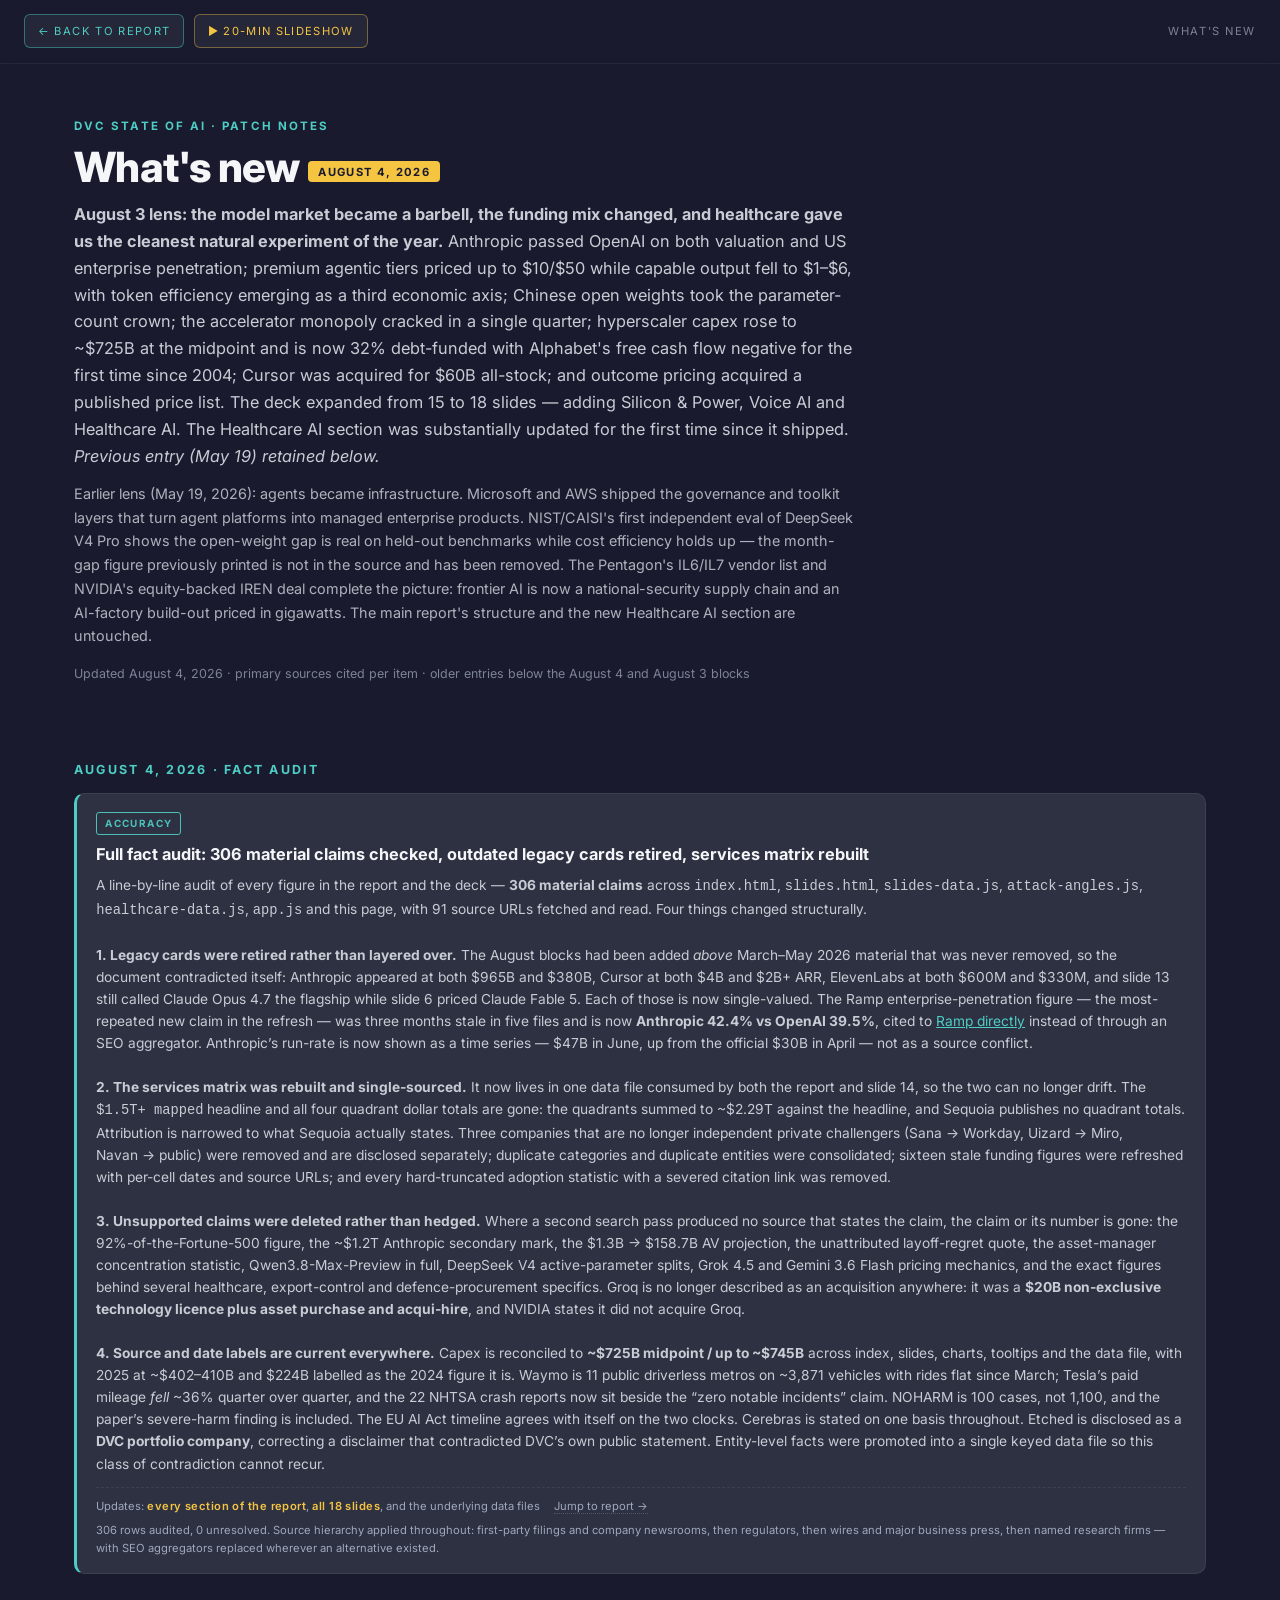
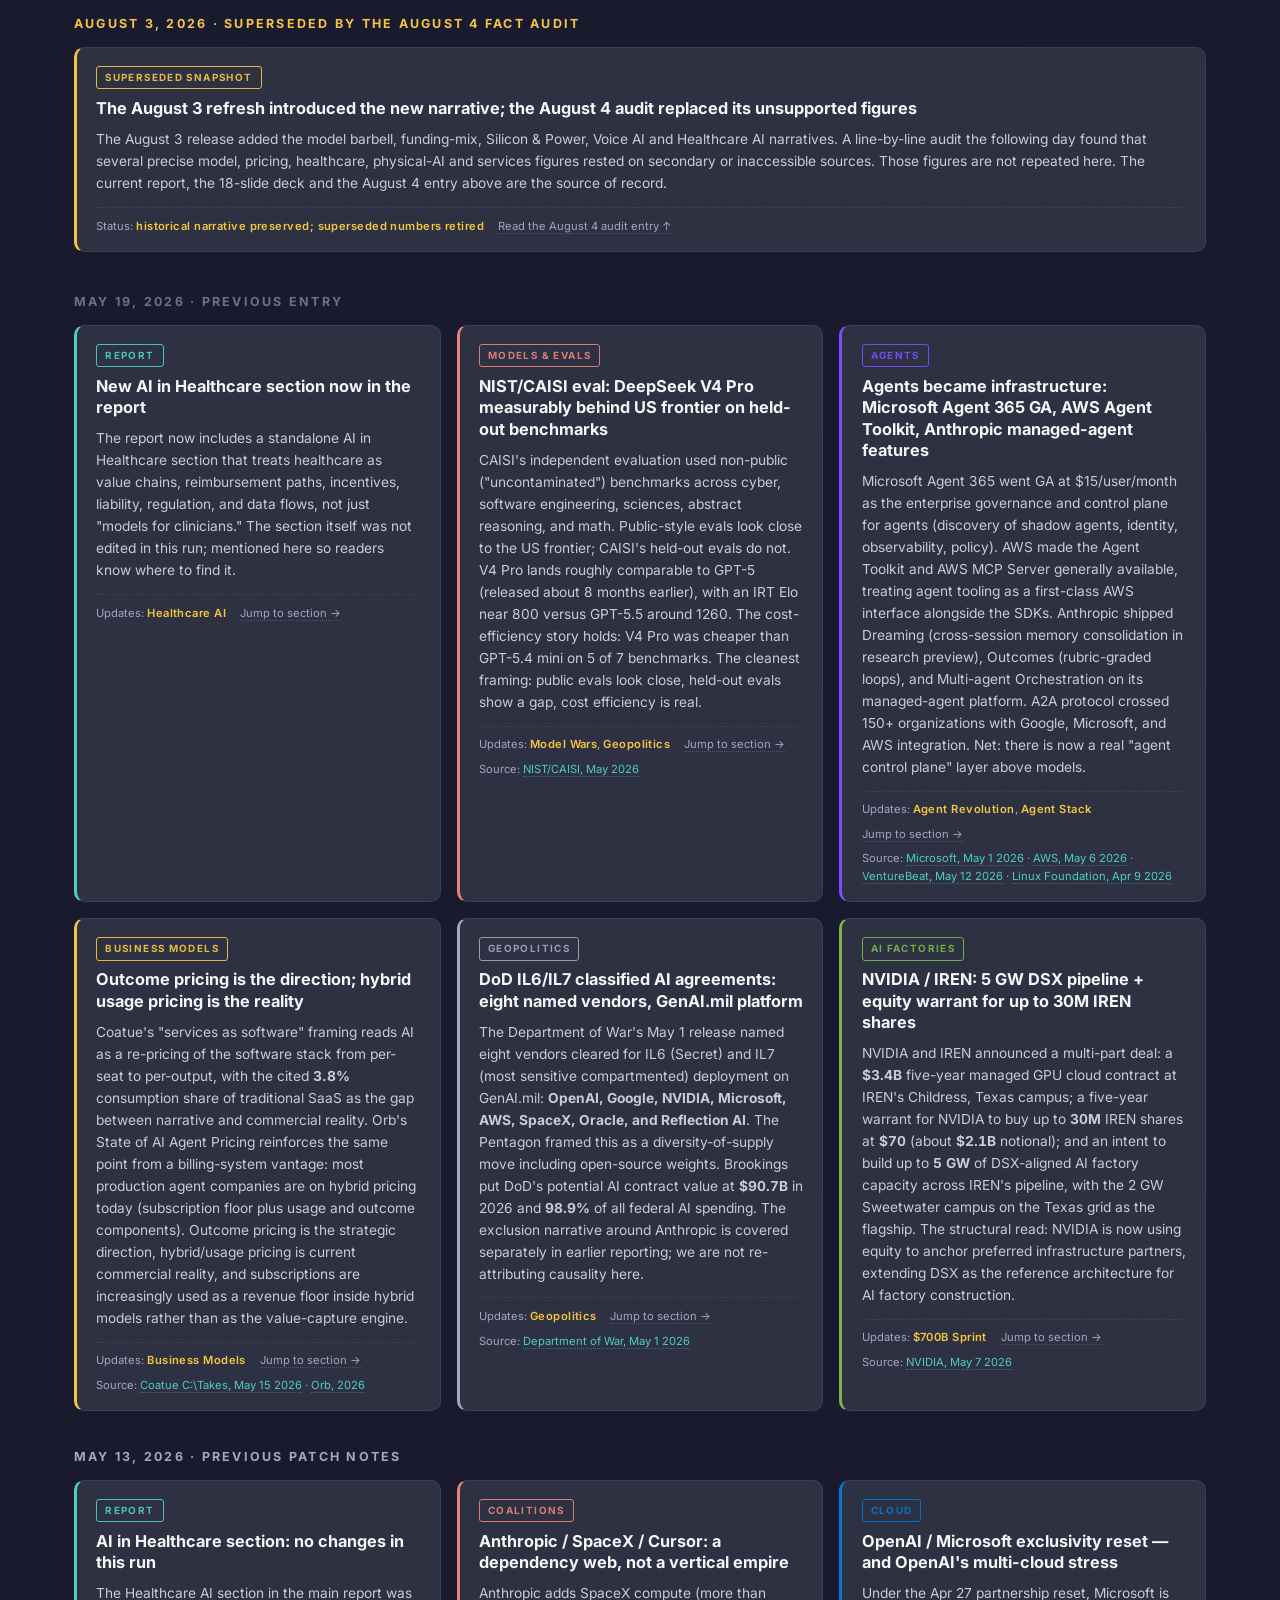
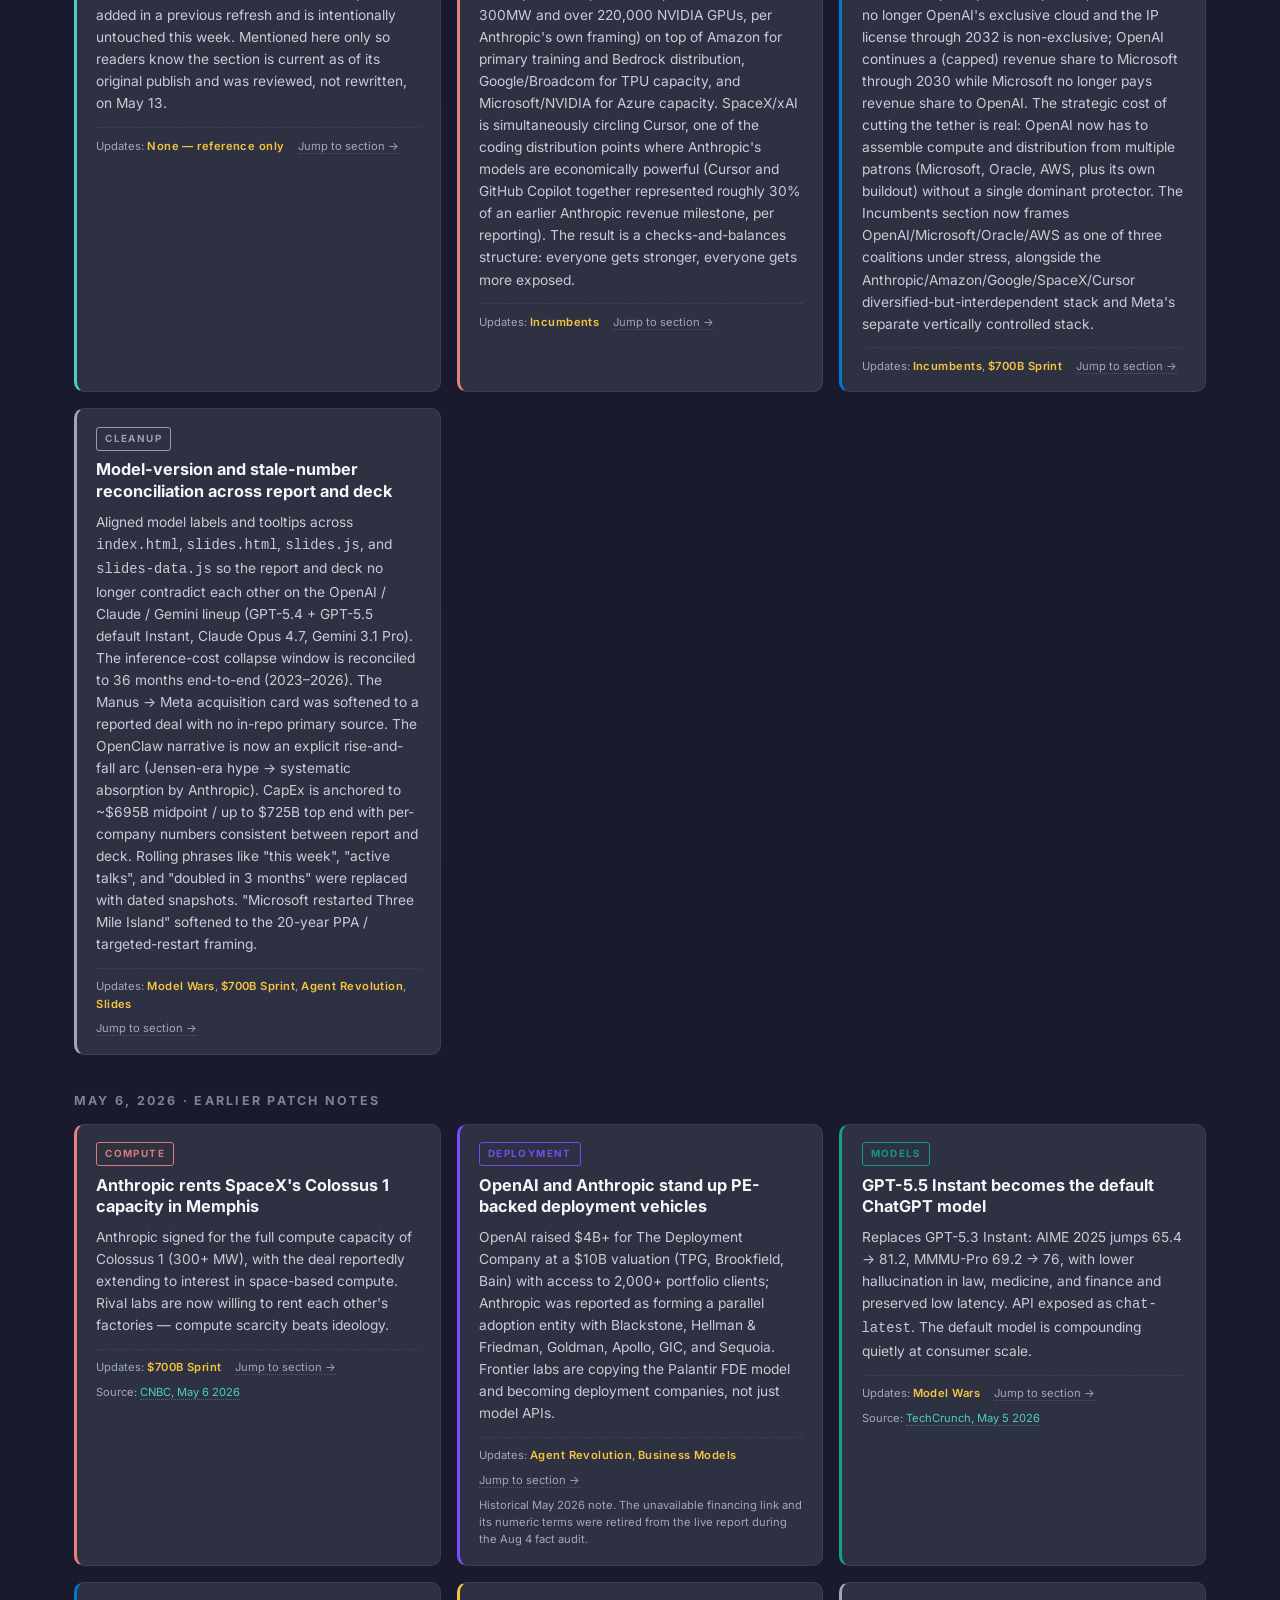
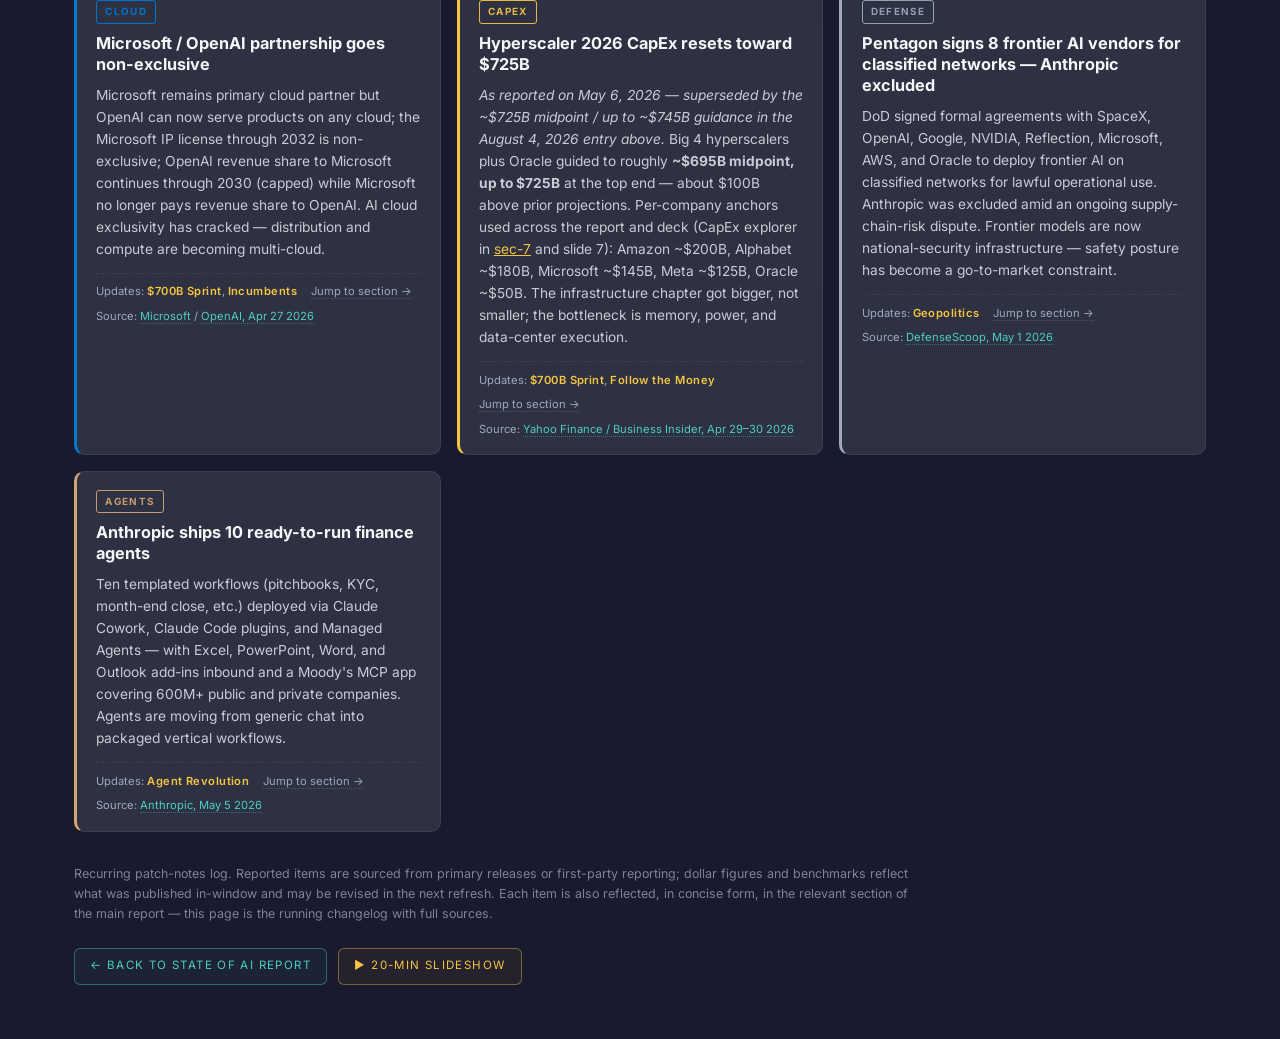
<file: whats-new.html>
<!DOCTYPE html>
<html lang="en">
<head>
<meta charset="UTF-8">
<meta name="viewport" content="width=device-width, initial-scale=1.0">
<title>What's New &mdash; DVC State of AI Patch Notes &middot; August 4, 2026</title>
<meta name="description" content="Patch notes for the DVC State of AI report &mdash; what changed in the last week and where it shows up in the main report.">
<link rel="icon" type="image/svg+xml" href="favicon.svg">
<link rel="icon" type="image/png" sizes="32x32" href="favicon-32.png">
<link rel="icon" type="image/png" sizes="192x192" href="favicon-192.png">
<link rel="apple-touch-icon" href="apple-touch-icon.png">
<link rel="preconnect" href="https://fonts.googleapis.com">
<link rel="preconnect" href="https://fonts.gstatic.com" crossorigin>
<link href="https://fonts.googleapis.com/css2?family=Inter:wght@400;500;600;700;800&display=swap" rel="stylesheet">
<style>
  *, *::before, *::after { box-sizing: border-box; }
  html, body { margin:0; padding:0; }
  body {
    background:#1A1A2E;
    color:#F5F6F8;
    font-family:'Inter', -apple-system, BlinkMacSystemFont, sans-serif;
    -webkit-font-smoothing:antialiased;
    line-height:1.55;
    min-height:100vh;
  }
  a { color:#4ECDC4; }
  .tabnum { font-variant-numeric: tabular-nums; }

  /* Top nav rail */
  .wn-nav {
    position:fixed; top:0; left:0; right:0; z-index:1000;
    display:flex; gap:0.6rem; align-items:center;
    padding:0.9rem 1.5rem;
    background:linear-gradient(180deg, rgba(26,26,46,0.92), rgba(26,26,46,0.65));
    backdrop-filter:blur(8px);
    border-bottom:1px solid rgba(255,255,255,0.05);
  }
  .wn-nav-link {
    font-size:0.7rem; letter-spacing:0.12em; text-transform:uppercase;
    text-decoration:none; padding:0.45rem 0.8rem;
    border:1px solid rgba(255,255,255,0.15); border-radius:6px;
    background:rgba(45,49,66,0.6); color:#C8CCD4;
    transition:all 0.18s ease;
  }
  .wn-nav-link:hover { border-color:#4ECDC4; color:#4ECDC4; background:rgba(78,205,196,0.1); }
  .wn-nav-link--primary { border-color:rgba(78,205,196,0.45); color:#4ECDC4; }
  .wn-nav-link--slides { border-color:rgba(245,197,66,0.4); color:#F5C542; }
  .wn-nav-link--slides:hover { border-color:#F5C542; color:#F5C542; background:rgba(245,197,66,0.1); }
  .wn-nav-spacer { flex:1; }
  .wn-nav-here { font-size:0.7rem; letter-spacing:0.14em; text-transform:uppercase; color:#7C8395; }

  /* Hero header */
  .wn-hero {
    padding:7rem 1.5rem 2.5rem;
    max-width:1180px; margin:0 auto;
  }
  .wn-eyebrow {
    display:inline-block; font-size:0.72rem; letter-spacing:0.18em; text-transform:uppercase;
    color:#4ECDC4; font-weight:700; margin-bottom:0.6rem;
  }
  .wn-title {
    font-size:clamp(1.8rem, 4vw, 2.6rem); font-weight:800; margin:0 0 0.6rem;
    letter-spacing:-0.015em; line-height:1.1;
  }
  .wn-date-badge {
    display:inline-block; font-size:0.7rem; letter-spacing:0.12em; text-transform:uppercase;
    color:#1A1A2E; background:#F5C542; padding:0.28rem 0.65rem; border-radius:4px;
    font-weight:700; vertical-align:middle; margin-left:0.5rem;
  }
  .wn-intro {
    color:#C8CCD4; font-size:1.02rem; line-height:1.65; max-width:780px; margin:0.6rem 0 0;
  }
  .wn-meta-line {
    color:#7C8395; font-size:0.78rem; margin-top:1rem;
  }

  /* Cards grid */
  .wn-list-wrap { max-width:1180px; margin:0 auto; padding:1.25rem 1.5rem 4rem; }
  .wn-list {
    display:grid; grid-template-columns:repeat(auto-fit, minmax(340px, 1fr));
    gap:1rem;
  }
  .wn-card {
    background:#2D3142;
    border:1px solid rgba(255,255,255,0.07);
    border-left:3px solid var(--wn-accent, #4ECDC4);
    border-radius:10px;
    padding:1.1rem 1.2rem 1rem;
    display:flex; flex-direction:column; gap:0.55rem;
    transition:border-color 0.18s ease, transform 0.18s ease;
  }
  .wn-card:hover { border-color:rgba(78,205,196,0.35); transform:translateY(-1px); }
  .wn-card-tag {
    align-self:flex-start; font-size:0.62rem; letter-spacing:0.14em; text-transform:uppercase;
    color:var(--wn-accent, #4ECDC4); font-weight:700;
    padding:0.2rem 0.5rem; border:1px solid var(--wn-accent, #4ECDC4); border-radius:3px;
    opacity:0.92;
  }
  .wn-card-headline {
    font-size:1.02rem; font-weight:700; color:#F5F6F8; margin:0; line-height:1.3;
  }
  .wn-card-body {
    font-size:0.86rem; line-height:1.6; color:#C8CCD4; margin:0;
  }
  .wn-card-meta {
    display:flex; flex-wrap:wrap; gap:0.45rem 0.85rem; align-items:center; margin-top:0.25rem;
    padding-top:0.6rem; border-top:1px dashed rgba(255,255,255,0.07);
  }
  .wn-card-updates { font-size:0.7rem; color:#A0A8BC; }
  .wn-card-updates strong { color:#F5C542; font-weight:600; letter-spacing:0.04em; }
  .wn-card-source { font-size:0.7rem; color:#A0A8BC; }
  .wn-card-source a {
    color:#4ECDC4; text-decoration:none; border-bottom:1px dotted rgba(78,205,196,0.4);
  }
  .wn-card-source a:hover { color:#7FE3DB; border-bottom-color:#7FE3DB; }
  .wn-card-jump {
    font-size:0.7rem; color:#A0A8BC;
  }
  .wn-card-jump a {
    color:#A0A8BC; text-decoration:none; border-bottom:1px dotted rgba(160,168,188,0.3);
  }
  .wn-card-jump a:hover { color:#4ECDC4; border-bottom-color:#4ECDC4; }

  .wn-footnote {
    color:#7C8395; font-size:0.78rem; margin-top:2rem; line-height:1.6;
    max-width:840px;
  }
  .wn-footer-actions {
    display:flex; flex-wrap:wrap; gap:0.7rem; margin-top:1.5rem;
  }
  .wn-footer-link {
    font-size:0.72rem; letter-spacing:0.12em; text-transform:uppercase;
    text-decoration:none; padding:0.55rem 0.95rem;
    border:1px solid rgba(78,205,196,0.4); border-radius:6px;
    color:#4ECDC4; background:rgba(78,205,196,0.05);
    transition:all 0.18s ease;
  }
  .wn-footer-link:hover { background:rgba(78,205,196,0.15); border-color:#4ECDC4; }
  .wn-footer-link--gold { border-color:rgba(245,197,66,0.4); color:#F5C542; background:rgba(245,197,66,0.05); }
  .wn-footer-link--gold:hover { background:rgba(245,197,66,0.15); border-color:#F5C542; }

  @media (max-width: 720px) {
    .wn-hero { padding-top:6rem; }
    .wn-list { grid-template-columns:1fr; }
    .wn-nav { flex-wrap:wrap; }
  }
</style>
</head>
<body>

<nav class="wn-nav" aria-label="Site navigation">
  <a class="wn-nav-link wn-nav-link--primary" href="index.html">&larr; Back to report</a>
  <a class="wn-nav-link wn-nav-link--slides" href="slides.html">&#9654; 20-min Slideshow</a>
  <span class="wn-nav-spacer"></span>
  <span class="wn-nav-here">What's new</span>
</nav>

<header class="wn-hero" id="top">
  <span class="wn-eyebrow">DVC State of AI &middot; Patch notes</span>
  <h1 class="wn-title">What's new<span class="wn-date-badge">August 4, 2026</span></h1>
  <p class="wn-intro"><strong>August 3 lens: the model market became a barbell, the funding mix changed, and healthcare gave us the cleanest natural experiment of the year.</strong> Anthropic passed OpenAI on both valuation and US enterprise penetration; premium agentic tiers priced up to $10/$50 while capable output fell to $1&ndash;$6, with token efficiency emerging as a third economic axis; Chinese open weights took the parameter-count crown; the accelerator monopoly cracked in a single quarter; hyperscaler capex rose to ~$725B at the midpoint and is now 32% debt-funded with Alphabet's free cash flow negative for the first time since 2004; Cursor was acquired for $60B all-stock; and outcome pricing acquired a published price list. The deck expanded from 15 to 18 slides &mdash; adding Silicon &amp; Power, Voice AI and Healthcare AI. The Healthcare AI section was substantially updated for the first time since it shipped. <em>Previous entry (May 19) retained below.</em></p>
  <p class="wn-intro" style="margin-top:0.75rem;font-size:0.9rem;opacity:0.85">Earlier lens (May 19, 2026): agents became infrastructure. Microsoft and AWS shipped the governance and toolkit layers that turn agent platforms into managed enterprise products. NIST/CAISI's first independent eval of DeepSeek V4 Pro shows the open-weight gap is real on held-out benchmarks while cost efficiency holds up — the month-gap figure previously printed is not in the source and has been removed. The Pentagon's IL6/IL7 vendor list and NVIDIA's equity-backed IREN deal complete the picture: frontier AI is now a national-security supply chain and an AI-factory build-out priced in gigawatts. The main report's structure and the new Healthcare AI section are untouched.</p>
  <p class="wn-meta-line">Updated August 4, 2026 &middot; primary sources cited per item &middot; older entries below the August 4 and August 3 blocks</p>
</header>

<main class="wn-list-wrap">



  <!-- ══════════════ AUGUST 4, 2026 ══════════════ -->
  <h2 style="font-size:0.78rem;letter-spacing:0.18em;text-transform:uppercase;color:#4ECDC4;margin:0 0 0.85rem;padding-top:0.25rem;font-weight:700">August 4, 2026 &middot; fact audit</h2>
  <div class="wn-list" style="margin-bottom:2.25rem">

    <article class="wn-card" style="--wn-accent:#4ECDC4">
      <span class="wn-card-tag">Accuracy</span>
      <h2 class="wn-card-headline">Full fact audit: 306 material claims checked, outdated legacy cards retired, services matrix rebuilt</h2>
      <p class="wn-card-body">A line-by-line audit of every figure in the report and the deck &mdash; <strong>306 material claims</strong> across <code>index.html</code>, <code>slides.html</code>, <code>slides-data.js</code>, <code>attack-angles.js</code>, <code>healthcare-data.js</code>, <code>app.js</code> and this page, with 91 source URLs fetched and read. Four things changed structurally.
      <br><br><strong>1. Legacy cards were retired rather than layered over.</strong> The August blocks had been added <em>above</em> March&ndash;May 2026 material that was never removed, so the document contradicted itself: Anthropic appeared at both $965B and $380B, Cursor at both $4B and $2B+ ARR, ElevenLabs at both $600M and $330M, and slide 13 still called Claude Opus 4.7 the flagship while slide 6 priced Claude Fable 5. Each of those is now single-valued. The Ramp enterprise-penetration figure &mdash; the most-repeated new claim in the refresh &mdash; was three months stale in five files and is now <strong>Anthropic 42.4% vs OpenAI 39.5%</strong>, cited to <a href="https://ramp.com/data/ai-index-july-2026" target="_blank" rel="noopener">Ramp directly</a> instead of through an SEO aggregator. Anthropic&rsquo;s run-rate is now shown as a time series &mdash; $47B in June, up from the official $30B in April &mdash; not as a source conflict.
      <br><br><strong>2. The services matrix was rebuilt and single-sourced.</strong> It now lives in one data file consumed by both the report and slide 14, so the two can no longer drift. The <code>$1.5T+ mapped</code> headline and all four quadrant dollar totals are gone: the quadrants summed to ~$2.29T against the headline, and Sequoia publishes no quadrant totals. Attribution is narrowed to what Sequoia actually states. Three companies that are no longer independent private challengers (Sana&nbsp;&rarr;&nbsp;Workday, Uizard&nbsp;&rarr;&nbsp;Miro, Navan&nbsp;&rarr;&nbsp;public) were removed and are disclosed separately; duplicate categories and duplicate entities were consolidated; sixteen stale funding figures were refreshed with per-cell dates and source URLs; and every hard-truncated adoption statistic with a severed citation link was removed.
      <br><br><strong>3. Unsupported claims were deleted rather than hedged.</strong> Where a second search pass produced no source that states the claim, the claim or its number is gone: the 92%-of-the-Fortune-500 figure, the ~$1.2T Anthropic secondary mark, the $1.3B&nbsp;&rarr;&nbsp;$158.7B AV projection, the unattributed layoff-regret quote, the asset-manager concentration statistic, Qwen3.8-Max-Preview in full, DeepSeek V4 active-parameter splits, Grok 4.5 and Gemini 3.6 Flash pricing mechanics, and the exact figures behind several healthcare, export-control and defence-procurement specifics. Groq is no longer described as an acquisition anywhere: it was a <strong>$20B non-exclusive technology licence plus asset purchase and acqui-hire</strong>, and NVIDIA states it did not acquire Groq.
      <br><br><strong>4. Source and date labels are current everywhere.</strong> Capex is reconciled to <strong>~$725B midpoint / up to ~$745B</strong> across index, slides, charts, tooltips and the data file, with 2025 at ~$402&ndash;410B and $224B labelled as the 2024 figure it is. Waymo is 11 public driverless metros on ~3,871 vehicles with rides flat since March; Tesla&rsquo;s paid mileage <em>fell</em> ~36% quarter over quarter, and the 22 NHTSA crash reports now sit beside the &ldquo;zero notable incidents&rdquo; claim. NOHARM is 100 cases, not 1,100, and the paper&rsquo;s severe-harm finding is included. The EU AI Act timeline agrees with itself on the two clocks. Cerebras is stated on one basis throughout. Etched is disclosed as a <strong>DVC portfolio company</strong>, correcting a disclaimer that contradicted DVC&rsquo;s own public statement. Entity-level facts were promoted into a single keyed data file so this class of contradiction cannot recur.</p>
      <div class="wn-card-meta">
        <span class="wn-card-updates">Updates: <strong>every section of the report</strong>, <strong>all 18 slides</strong>, and the underlying data files</span>
        <span class="wn-card-jump"><a href="index.html">Jump to report &rarr;</a></span>
        <span class="wn-card-source">306 rows audited, 0 unresolved. Source hierarchy applied throughout: first-party filings and company newsrooms, then regulators, then wires and major business press, then named research firms &mdash; with SEO aggregators replaced wherever an alternative existed.</span>
      </div>
    </article>

  </div>

  <!-- ══════════════ AUGUST 3, 2026 — SUPERSEDED ══════════════ -->
  <h2 style="font-size:0.78rem;letter-spacing:0.18em;text-transform:uppercase;color:#F5C542;margin:0 0 0.85rem;padding-top:0.25rem;font-weight:700">August 3, 2026 · superseded by the August 4 fact audit</h2>
  <div class="wn-list" style="margin-bottom:2.25rem">
    <article class="wn-card" style="--wn-accent:#F5C542">
      <span class="wn-card-tag">Superseded snapshot</span>
      <h2 class="wn-card-headline">The August 3 refresh introduced the new narrative; the August 4 audit replaced its unsupported figures</h2>
      <p class="wn-card-body">The August 3 release added the model barbell, funding-mix, Silicon &amp; Power, Voice AI and Healthcare AI narratives. A line-by-line audit the following day found that several precise model, pricing, healthcare, physical-AI and services figures rested on secondary or inaccessible sources. Those figures are not repeated here. The current report, the 18-slide deck and the August 4 entry above are the source of record.</p>
      <div class="wn-card-meta">
        <span class="wn-card-updates">Status: <strong>historical narrative preserved; superseded numbers retired</strong></span>
        <span class="wn-card-jump"><a href="#top">Read the August 4 audit entry ↑</a></span>
      </div>
    </article>
  </div>

  <h2 style="font-size:0.78rem;letter-spacing:0.18em;text-transform:uppercase;color:#6B7280;margin:0 0 0.85rem;padding-top:0.25rem;font-weight:700">May 19, 2026 &middot; previous entry</h2>
  <div class="wn-list" style="margin-bottom:2.25rem">

    <!-- New healthcare section reference -->
    <article class="wn-card" style="--wn-accent:#4ECDC4">
      <span class="wn-card-tag">Report</span>
      <h2 class="wn-card-headline">New AI in Healthcare section now in the report</h2>
      <p class="wn-card-body">The report now includes a standalone AI in Healthcare section that treats healthcare as value chains, reimbursement paths, incentives, liability, regulation, and data flows, not just "models for clinicians." The section itself was not edited in this run; mentioned here so readers know where to find it.</p>
      <div class="wn-card-meta">
        <span class="wn-card-updates">Updates: <strong>Healthcare AI</strong></span>
        <span class="wn-card-jump"><a href="index.html#sec-healthcare-ai">Jump to section &rarr;</a></span>
      </div>
    </article>

    <!-- CAISI DeepSeek V4 Pro -->
    <article class="wn-card" style="--wn-accent:#E8837C">
      <span class="wn-card-tag">Models &amp; Evals</span>
      <h2 class="wn-card-headline">NIST/CAISI eval: DeepSeek V4 Pro measurably behind US frontier on held-out benchmarks</h2>
      <p class="wn-card-body">CAISI's independent evaluation used non-public ("uncontaminated") benchmarks across cyber, software engineering, sciences, abstract reasoning, and math. Public-style evals look close to the US frontier; CAISI's held-out evals do not. V4 Pro lands roughly comparable to GPT-5 (released about 8 months earlier), with an IRT Elo near 800 versus GPT-5.5 around 1260. The cost-efficiency story holds: V4 Pro was cheaper than GPT-5.4 mini on 5 of 7 benchmarks. The cleanest framing: public evals look close, held-out evals show a gap, cost efficiency is real.</p>
      <div class="wn-card-meta">
        <span class="wn-card-updates">Updates: <strong>Model Wars</strong>, <strong>Geopolitics</strong></span>
        <span class="wn-card-jump"><a href="index.html#sec-11">Jump to section &rarr;</a></span>
        <span class="wn-card-source">Source: <a href="https://www.nist.gov/news-events/news/2026/05/caisi-evaluation-deepseek-v4-pro" target="_blank" rel="noopener">NIST/CAISI, May 2026</a></span>
      </div>
    </article>

    <!-- Agents became infrastructure -->
    <article class="wn-card" style="--wn-accent:#7C4DFF">
      <span class="wn-card-tag">Agents</span>
      <h2 class="wn-card-headline">Agents became infrastructure: Microsoft Agent 365 GA, AWS Agent Toolkit, Anthropic managed-agent features</h2>
      <p class="wn-card-body">Microsoft Agent 365 went GA at $15/user/month as the enterprise governance and control plane for agents (discovery of shadow agents, identity, observability, policy). AWS made the Agent Toolkit and AWS MCP Server generally available, treating agent tooling as a first-class AWS interface alongside the SDKs. Anthropic shipped Dreaming (cross-session memory consolidation in research preview), Outcomes (rubric-graded loops), and Multi-agent Orchestration on its managed-agent platform. A2A protocol crossed 150+ organizations with Google, Microsoft, and AWS integration. Net: there is now a real "agent control plane" layer above models.</p>
      <div class="wn-card-meta">
        <span class="wn-card-updates">Updates: <strong>Agent Revolution</strong>, <strong>Agent Stack</strong></span>
        <span class="wn-card-jump"><a href="index.html#sec-4">Jump to section &rarr;</a></span>
        <span class="wn-card-source">Source: <a href="https://www.microsoft.com/en-us/security/blog/2026/05/01/microsoft-agent-365-now-generally-available-expands-capabilities-and-integrations/" target="_blank" rel="noopener">Microsoft, May 1 2026</a> &middot; <a href="https://aws.amazon.com/about-aws/whats-new/2026/05/agent-toolkit/" target="_blank" rel="noopener">AWS, May 6 2026</a> &middot; <a href="https://venturebeat.com/technology/anthropic-introduces-dreaming-a-system-that-lets-ai-agents-learn-from-their-own-mistakes" target="_blank" rel="noopener">VentureBeat, May 12 2026</a> &middot; <a href="https://www.linuxfoundation.org/press/a2a-protocol-surpasses-150-organizations-lands-in-major-cloud-platforms-and-sees-enterprise-production-use-in-first-year" target="_blank" rel="noopener">Linux Foundation, Apr 9 2026</a></span>
      </div>
    </article>

    <!-- Business models correction -->
    <article class="wn-card" style="--wn-accent:#F5C542">
      <span class="wn-card-tag">Business Models</span>
      <h2 class="wn-card-headline">Outcome pricing is the direction; hybrid usage pricing is the reality</h2>
      <p class="wn-card-body">Coatue's "services as software" framing reads AI as a re-pricing of the software stack from per-seat to per-output, with the cited <strong>3.8%</strong> consumption share of traditional SaaS as the gap between narrative and commercial reality. Orb's State of AI Agent Pricing reinforces the same point from a billing-system vantage: most production agent companies are on hybrid pricing today (subscription floor plus usage and outcome components). Outcome pricing is the strategic direction, hybrid/usage pricing is current commercial reality, and subscriptions are increasingly used as a revenue floor inside hybrid models rather than as the value-capture engine.</p>
      <div class="wn-card-meta">
        <span class="wn-card-updates">Updates: <strong>Business Models</strong></span>
        <span class="wn-card-jump"><a href="index.html#sec-9">Jump to section &rarr;</a></span>
        <span class="wn-card-source">Source: <a href="https://www.coatue.com/c/takes" target="_blank" rel="noopener">Coatue C:\Takes, May 15 2026</a> &middot; <a href="https://www.withorb.com/blog/2026-state-of-ai-agent-pricing-models-trends-and-whats-working" target="_blank" rel="noopener">Orb, 2026</a></span>
      </div>
    </article>

    <!-- DoD IL6/IL7 update -->
    <article class="wn-card" style="--wn-accent:#A0A8BC">
      <span class="wn-card-tag">Geopolitics</span>
      <h2 class="wn-card-headline">DoD IL6/IL7 classified AI agreements: eight named vendors, GenAI.mil platform</h2>
      <p class="wn-card-body">The Department of War's May 1 release named eight vendors cleared for IL6 (Secret) and IL7 (most sensitive compartmented) deployment on GenAI.mil: <strong>OpenAI, Google, NVIDIA, Microsoft, AWS, SpaceX, Oracle, and Reflection AI</strong>. The Pentagon framed this as a diversity-of-supply move including open-source weights. Brookings put DoD's potential AI contract value at <strong class="tabnum">$90.7B</strong> in 2026 and <strong class="tabnum">98.9%</strong> of all federal AI spending. The exclusion narrative around Anthropic is covered separately in earlier reporting; we are not re-attributing causality here.</p>
      <div class="wn-card-meta">
        <span class="wn-card-updates">Updates: <strong>Geopolitics</strong></span>
        <span class="wn-card-jump"><a href="index.html#sec-11">Jump to section &rarr;</a></span>
        <span class="wn-card-source">Source: <a href="https://www.war.gov/News/Releases/Release/Article/4475177/classified-networks-ai-agreements/" target="_blank" rel="noopener">Department of War, May 1 2026</a></span>
      </div>
    </article>

    <!-- NVIDIA-IREN -->
    <article class="wn-card" style="--wn-accent:#76B947">
      <span class="wn-card-tag">AI Factories</span>
      <h2 class="wn-card-headline">NVIDIA / IREN: 5 GW DSX pipeline + equity warrant for up to 30M IREN shares</h2>
      <p class="wn-card-body">NVIDIA and IREN announced a multi-part deal: a <strong class="tabnum">$3.4B</strong> five-year managed GPU cloud contract at IREN's Childress, Texas campus; a five-year warrant for NVIDIA to buy up to <strong class="tabnum">30M</strong> IREN shares at <strong class="tabnum">$70</strong> (about <strong class="tabnum">$2.1B</strong> notional); and an intent to build up to <strong class="tabnum">5 GW</strong> of DSX-aligned AI factory capacity across IREN's pipeline, with the 2 GW Sweetwater campus on the Texas grid as the flagship. The structural read: NVIDIA is now using equity to anchor preferred infrastructure partners, extending DSX as the reference architecture for AI factory construction.</p>
      <div class="wn-card-meta">
        <span class="wn-card-updates">Updates: <strong>$700B Sprint</strong></span>
        <span class="wn-card-jump"><a href="index.html#sec-7">Jump to section &rarr;</a></span>
        <span class="wn-card-source">Source: <a href="https://nvidianews.nvidia.com/news/nvidia-and-iren-announce-strategic-partnership-to-accelerate-deployment-of-up-to-5-gigawatts-of-ai-infrastructure" target="_blank" rel="noopener">NVIDIA, May 7 2026</a></span>
      </div>
    </article>

  </div>

  <h2 style="font-size:0.78rem;letter-spacing:0.18em;text-transform:uppercase;color:#A0A8BC;margin:0 0 0.85rem;font-weight:700">May 13, 2026 &middot; previous patch notes</h2>
  <div class="wn-list" style="margin-bottom:2.25rem">

    <!-- A) Healthcare AI section note -->
    <article class="wn-card" style="--wn-accent:#4ECDC4">
      <span class="wn-card-tag">Report</span>
      <h2 class="wn-card-headline">AI in Healthcare section: no changes in this run</h2>
      <p class="wn-card-body">The Healthcare AI section in the main report was added in a previous refresh and is intentionally untouched this week. Mentioned here only so readers know the section is current as of its original publish and was reviewed, not rewritten, on May 13.</p>
      <div class="wn-card-meta">
        <span class="wn-card-updates">Updates: <strong>None &mdash; reference only</strong></span>
        <span class="wn-card-jump"><a href="index.html#sec-healthcare-ai">Jump to section &rarr;</a></span>
      </div>
    </article>

    <!-- B) Coalition framing: Anthropic-SpaceX-Cursor checks-and-balances -->
    <article class="wn-card" style="--wn-accent:#E8837C">
      <span class="wn-card-tag">Coalitions</span>
      <h2 class="wn-card-headline">Anthropic / SpaceX / Cursor: a dependency web, not a vertical empire</h2>
      <p class="wn-card-body">Anthropic adds SpaceX compute (more than 300MW and over 220,000 NVIDIA GPUs, per Anthropic's own framing) on top of Amazon for primary training and Bedrock distribution, Google/Broadcom for TPU capacity, and Microsoft/NVIDIA for Azure capacity. SpaceX/xAI is simultaneously circling Cursor, one of the coding distribution points where Anthropic's models are economically powerful (Cursor and GitHub Copilot together represented roughly 30% of an earlier Anthropic revenue milestone, per reporting). The result is a checks-and-balances structure: everyone gets stronger, everyone gets more exposed.</p>
      <div class="wn-card-meta">
        <span class="wn-card-updates">Updates: <strong>Incumbents</strong></span>
        <span class="wn-card-jump"><a href="index.html#sec-10">Jump to section &rarr;</a></span>
      </div>
    </article>

    <!-- C) OpenAI / Microsoft exclusivity reset + multi-cloud stress -->
    <article class="wn-card" style="--wn-accent:#0078D4">
      <span class="wn-card-tag">Cloud</span>
      <h2 class="wn-card-headline">OpenAI / Microsoft exclusivity reset &mdash; and OpenAI's multi-cloud stress</h2>
      <p class="wn-card-body">Under the Apr 27 partnership reset, Microsoft is no longer OpenAI's exclusive cloud and the IP license through 2032 is non-exclusive; OpenAI continues a (capped) revenue share to Microsoft through 2030 while Microsoft no longer pays revenue share to OpenAI. The strategic cost of cutting the tether is real: OpenAI now has to assemble compute and distribution from multiple patrons (Microsoft, Oracle, AWS, plus its own buildout) without a single dominant protector. The Incumbents section now frames OpenAI/Microsoft/Oracle/AWS as one of three coalitions under stress, alongside the Anthropic/Amazon/Google/SpaceX/Cursor diversified-but-interdependent stack and Meta's separate vertically controlled stack.</p>
      <div class="wn-card-meta">
        <span class="wn-card-updates">Updates: <strong>Incumbents</strong>, <strong>$700B Sprint</strong></span>
        <span class="wn-card-jump"><a href="index.html#sec-10">Jump to section &rarr;</a></span>
      </div>
    </article>

    <!-- D) Model version / stale-number cleanup -->
    <article class="wn-card" style="--wn-accent:#A0A8BC">
      <span class="wn-card-tag">Cleanup</span>
      <h2 class="wn-card-headline">Model-version and stale-number reconciliation across report and deck</h2>
      <p class="wn-card-body">Aligned model labels and tooltips across <code>index.html</code>, <code>slides.html</code>, <code>slides.js</code>, and <code>slides-data.js</code> so the report and deck no longer contradict each other on the OpenAI / Claude / Gemini lineup (GPT-5.4 + GPT-5.5 default Instant, Claude Opus 4.7, Gemini 3.1 Pro). The inference-cost collapse window is reconciled to 36 months end-to-end (2023&ndash;2026). The Manus &rarr; Meta acquisition card was softened to a reported deal with no in-repo primary source. The OpenClaw narrative is now an explicit rise-and-fall arc (Jensen-era hype &rarr; systematic absorption by Anthropic). CapEx is anchored to ~$695B midpoint / up to $725B top end with per-company numbers consistent between report and deck. Rolling phrases like "this week", "active talks", and "doubled in 3 months" were replaced with dated snapshots. "Microsoft restarted Three Mile Island" softened to the 20-year PPA / targeted-restart framing.</p>
      <div class="wn-card-meta">
        <span class="wn-card-updates">Updates: <strong>Model Wars</strong>, <strong>$700B Sprint</strong>, <strong>Agent Revolution</strong>, <strong>Slides</strong></span>
        <span class="wn-card-jump"><a href="index.html#sec-3">Jump to section &rarr;</a></span>
      </div>
    </article>

  </div>

  <h2 style="font-size:0.78rem;letter-spacing:0.18em;text-transform:uppercase;color:#7C8395;margin:0 0 0.85rem;font-weight:700">May 6, 2026 &middot; earlier patch notes</h2>
  <div class="wn-list">

    <!-- 1) Anthropic / SpaceX Colossus -->
    <article class="wn-card" style="--wn-accent:#E8837C">
      <span class="wn-card-tag">Compute</span>
      <h2 class="wn-card-headline">Anthropic rents SpaceX's Colossus 1 capacity in Memphis</h2>
      <p class="wn-card-body">Anthropic signed for the full compute capacity of Colossus 1 (300+ MW), with the deal reportedly extending to interest in space-based compute. Rival labs are now willing to rent each other's factories &mdash; compute scarcity beats ideology.</p>
      <div class="wn-card-meta">
        <span class="wn-card-updates">Updates: <strong>$700B Sprint</strong></span>
        <span class="wn-card-jump"><a href="index.html#sec-7">Jump to section &rarr;</a></span>
        <span class="wn-card-source">Source: <a href="https://www.cnbc.com/2026/05/06/anthropic-spacex-data-center-capacity.html" target="_blank" rel="noopener">CNBC, May 6 2026</a></span>
      </div>
    </article>

    <!-- 2) PE-backed Deployment JVs -->
    <article class="wn-card" style="--wn-accent:#7C4DFF">
      <span class="wn-card-tag">Deployment</span>
      <h2 class="wn-card-headline">OpenAI and Anthropic stand up PE-backed deployment vehicles</h2>
      <p class="wn-card-body">OpenAI raised $4B+ for The Deployment Company at a $10B valuation (TPG, Brookfield, Bain) with access to 2,000+ portfolio clients; Anthropic was reported as forming a parallel adoption entity with Blackstone, Hellman &amp; Friedman, Goldman, Apollo, GIC, and Sequoia. Frontier labs are copying the Palantir FDE model and becoming deployment companies, not just model APIs.</p>
      <div class="wn-card-meta">
        <span class="wn-card-updates">Updates: <strong>Agent Revolution</strong>, <strong>Business Models</strong></span>
        <span class="wn-card-jump"><a href="index.html#sec-4">Jump to section &rarr;</a></span>
        <span class="wn-card-source">Historical May 2026 note. The unavailable financing link and its numeric terms were retired from the live report during the Aug 4 fact audit.</span>
      </div>
    </article>

    <!-- 3) GPT-5.5 Instant default -->
    <article class="wn-card" style="--wn-accent:#10A37F">
      <span class="wn-card-tag">Models</span>
      <h2 class="wn-card-headline">GPT-5.5 Instant becomes the default ChatGPT model</h2>
      <p class="wn-card-body">Replaces GPT-5.3 Instant: AIME 2025 jumps 65.4 &rarr; 81.2, MMMU-Pro 69.2 &rarr; 76, with lower hallucination in law, medicine, and finance and preserved low latency. API exposed as <code>chat-latest</code>. The default model is compounding quietly at consumer scale.</p>
      <div class="wn-card-meta">
        <span class="wn-card-updates">Updates: <strong>Model Wars</strong></span>
        <span class="wn-card-jump"><a href="index.html#sec-3">Jump to section &rarr;</a></span>
        <span class="wn-card-source">Source: <a href="https://techcrunch.com/2026/05/05/openai-releases-gpt-5-5-instant-a-new-default-model-for-chatgpt/" target="_blank" rel="noopener">TechCrunch, May 5 2026</a></span>
      </div>
    </article>

    <!-- 4) Microsoft / OpenAI agreement -->
    <article class="wn-card" style="--wn-accent:#0078D4">
      <span class="wn-card-tag">Cloud</span>
      <h2 class="wn-card-headline">Microsoft / OpenAI partnership goes non-exclusive</h2>
      <p class="wn-card-body">Microsoft remains primary cloud partner but OpenAI can now serve products on any cloud; the Microsoft IP license through 2032 is non-exclusive; OpenAI revenue share to Microsoft continues through 2030 (capped) while Microsoft no longer pays revenue share to OpenAI. AI cloud exclusivity has cracked &mdash; distribution and compute are becoming multi-cloud.</p>
      <div class="wn-card-meta">
        <span class="wn-card-updates">Updates: <strong>$700B Sprint</strong>, <strong>Incumbents</strong></span>
        <span class="wn-card-jump"><a href="index.html#sec-7">Jump to section &rarr;</a></span>
        <span class="wn-card-source">Source: <a href="https://blogs.microsoft.com/blog/2026/04/27/the-next-phase-of-the-microsoft-openai-partnership/" target="_blank" rel="noopener">Microsoft</a> / <a href="https://openai.com/index/next-phase-of-microsoft-partnership/" target="_blank" rel="noopener">OpenAI, Apr 27 2026</a></span>
      </div>
    </article>

    <!-- 5) Hyperscaler CapEx reset -->
    <article class="wn-card" style="--wn-accent:#F5C542">
      <span class="wn-card-tag">CapEx</span>
      <h2 class="wn-card-headline">Hyperscaler 2026 CapEx resets toward $725B</h2>
      <p class="wn-card-body"><em>As reported on May 6, 2026 &mdash; superseded by the ~$725B midpoint / up to ~$745B guidance in the August 4, 2026 entry above.</em> Big&nbsp;4 hyperscalers plus Oracle guided to roughly <strong>~$695B midpoint, up to $725B</strong> at the top end &mdash; about $100B above prior projections. Per-company anchors used across the report and deck (CapEx explorer in <a href="index.html#sec-7" style="color:#F5C542">sec-7</a> and slide&nbsp;7): Amazon ~$200B, Alphabet ~$180B, Microsoft ~$145B, Meta ~$125B, Oracle ~$50B. The infrastructure chapter got bigger, not smaller; the bottleneck is memory, power, and data-center execution.</p>
      <div class="wn-card-meta">
        <span class="wn-card-updates">Updates: <strong>$700B Sprint</strong>, <strong>Follow the Money</strong></span>
        <span class="wn-card-jump"><a href="index.html#sec-7">Jump to section &rarr;</a></span>
        <span class="wn-card-source">Source: <a href="https://finance.yahoo.com/markets/article/magnificent-7-earnings-rush-reveals-ai-spending-surge-with-hyperscaler-capex-set-to-reach-725-billion-in-2026-224901707.html" target="_blank" rel="noopener">Yahoo Finance / Business Insider, Apr 29&ndash;30 2026</a></span>
      </div>
    </article>

    <!-- 6) Pentagon classified AI deals -->
    <article class="wn-card" style="--wn-accent:#A0A8BC">
      <span class="wn-card-tag">Defense</span>
      <h2 class="wn-card-headline">Pentagon signs 8 frontier AI vendors for classified networks &mdash; Anthropic excluded</h2>
      <p class="wn-card-body">DoD signed formal agreements with SpaceX, OpenAI, Google, NVIDIA, Reflection, Microsoft, AWS, and Oracle to deploy frontier AI on classified networks for lawful operational use. Anthropic was excluded amid an ongoing supply-chain-risk dispute. Frontier models are now national-security infrastructure &mdash; safety posture has become a go-to-market constraint.</p>
      <div class="wn-card-meta">
        <span class="wn-card-updates">Updates: <strong>Geopolitics</strong></span>
        <span class="wn-card-jump"><a href="index.html#sec-11">Jump to section &rarr;</a></span>
        <span class="wn-card-source">Source: <a href="https://defensescoop.com/2026/05/01/dod-expands-classified-ai-work-with-8-companies-excluding-anthropic/" target="_blank" rel="noopener">DefenseScoop, May 1 2026</a></span>
      </div>
    </article>

    <!-- 7) Anthropic 10 finance agents -->
    <article class="wn-card" style="--wn-accent:#D4A574">
      <span class="wn-card-tag">Agents</span>
      <h2 class="wn-card-headline">Anthropic ships 10 ready-to-run finance agents</h2>
      <p class="wn-card-body">Ten templated workflows (pitchbooks, KYC, month-end close, etc.) deployed via Claude Cowork, Claude Code plugins, and Managed Agents &mdash; with Excel, PowerPoint, Word, and Outlook add-ins inbound and a Moody's MCP app covering 600M+ public and private companies. Agents are moving from generic chat into packaged vertical workflows.</p>
      <div class="wn-card-meta">
        <span class="wn-card-updates">Updates: <strong>Agent Revolution</strong></span>
        <span class="wn-card-jump"><a href="index.html#sec-4">Jump to section &rarr;</a></span>
        <span class="wn-card-source">Source: <a href="https://www.anthropic.com/news/finance-agents" target="_blank" rel="noopener">Anthropic, May 5 2026</a></span>
      </div>
    </article>

  </div>

  <p class="wn-footnote">Recurring patch-notes log. Reported items are sourced from primary releases or first-party reporting; dollar figures and benchmarks reflect what was published in-window and may be revised in the next refresh. Each item is also reflected, in concise form, in the relevant section of the main report &mdash; this page is the running changelog with full sources.</p>

  <div class="wn-footer-actions">
    <a class="wn-footer-link" href="index.html">&larr; Back to State of AI report</a>
    <a class="wn-footer-link wn-footer-link--gold" href="slides.html">&#9654; 20-min Slideshow</a>
  </div>
</main>

</body>
</html>
</file>
